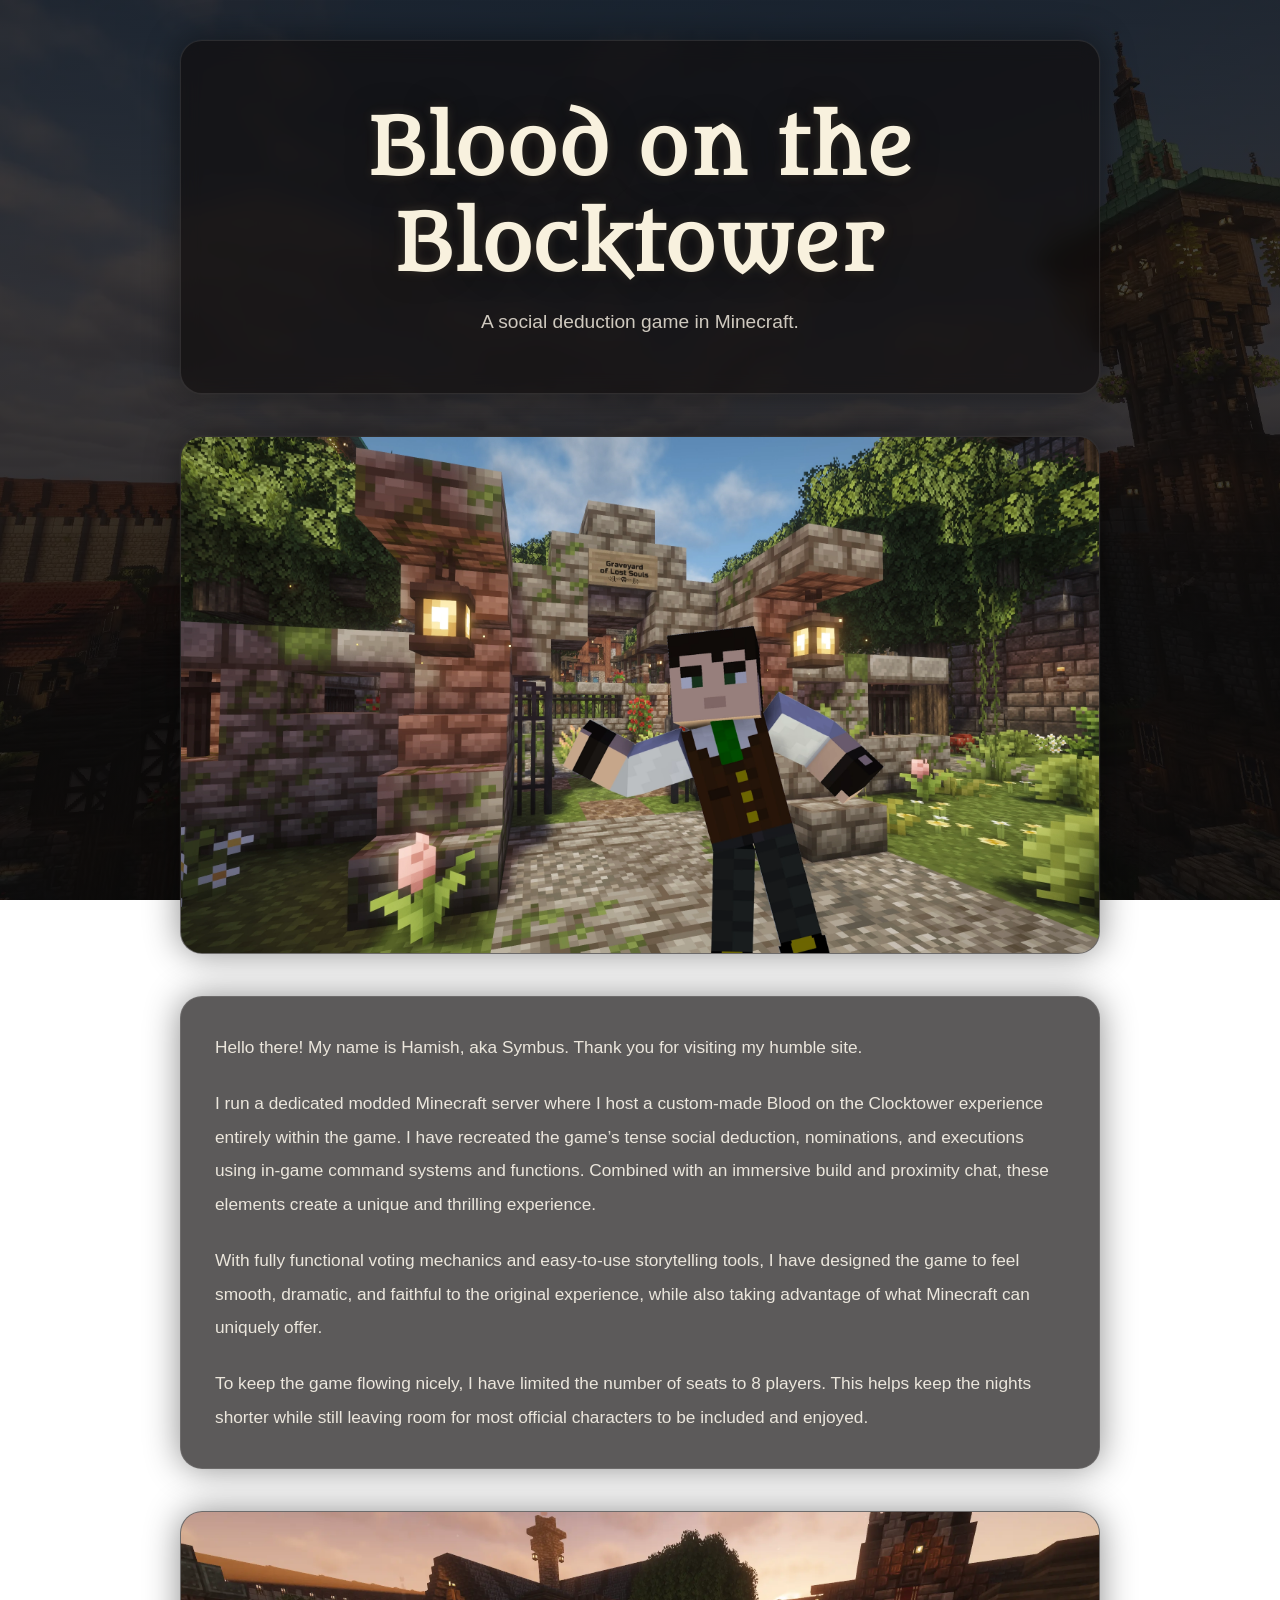
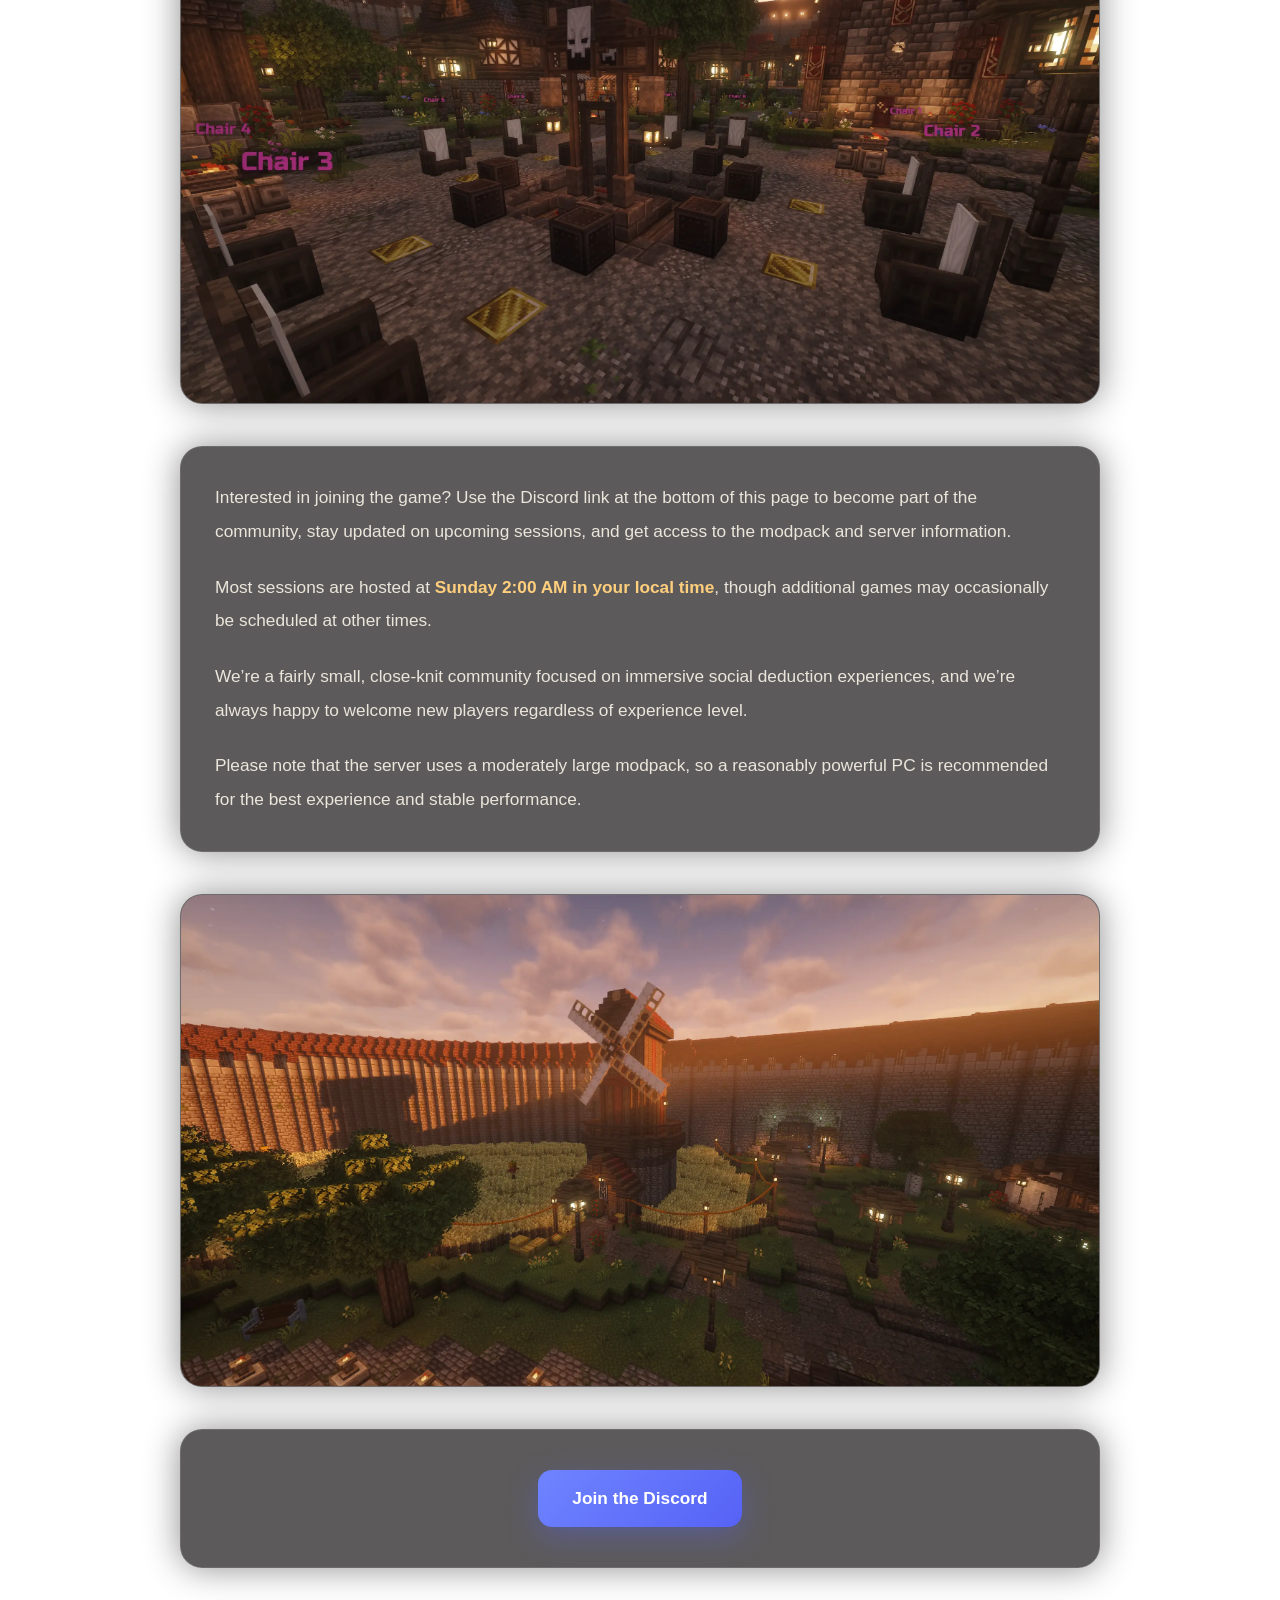
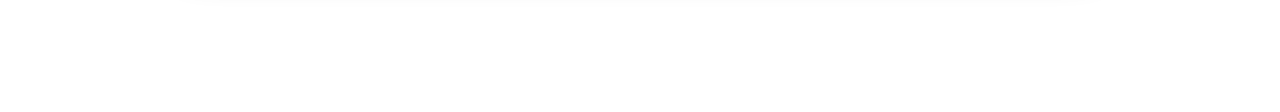
<file: index.html>
<!DOCTYPE html>
<html lang="en">
<head>
<meta charset="UTF-8" />
<meta name="viewport" content="width=device-width, initial-scale=1.0" />

<title>Blood on the Blocktower</title>

<link rel="icon" href="/favicon.ico" type="image/x-icon">

<!-- Fonts -->
<link rel="preconnect" href="https://fonts.googleapis.com">
<link rel="preconnect" href="https://fonts.gstatic.com" crossorigin>

<link href="https://fonts.googleapis.com/css2?family=Metamorphous&display=swap" rel="stylesheet">

<style>

*{
    margin:0;
    padding:0;
    box-sizing:border-box;
}

html{
    scroll-behavior:smooth;
}

body{
    min-height:100vh;

    font-family:"Segoe UI", sans-serif;
    color:#f4f1ea;

    overflow-x:hidden;

    background:
        linear-gradient(rgba(8,8,8,0.72), rgba(8,8,8,0.84)),
        url('background.webp');

    background-size:cover;
    background-position:center;
    background-attachment:fixed;
}

/* Page */

.page{
    width:min(92%, 920px);
    margin:auto;
    padding:40px 0 80px;
}

/* Panels */

.panel{
    background:rgba(15,13,12,0.68);

    border:1px solid rgba(255,255,255,0.10);

    backdrop-filter:blur(10px);

    border-radius:22px;

    box-shadow:
        0 0 35px rgba(0,0,0,0.45),
        0 0 2px rgba(255,255,255,0.08);

    overflow:hidden;

    margin-bottom:42px;
}

/* Hero */

.hero{
    text-align:center;
    padding:60px 34px;
}

.hero h1{
    font-family:"Metamorphous", serif;

    font-size:clamp(2.8rem, 6vw, 4.8rem);

    color:#f8f1de;

    letter-spacing:1px;

    text-shadow:
        0 0 12px rgba(255,220,150,0.14),
        0 0 30px rgba(0,0,0,0.4);

    margin-bottom:18px;
}

.subtitle{
    font-size:1.2rem;
    color:#d9d3c8;
    opacity:0.95;
}

/* Images */

.image-card img{
    width:100%;
    display:block;

    transition:
        transform 1s ease,
        filter 0.6s ease;
}

.image-card:hover img{
    transform:scale(1.03);
    filter:brightness(1.03);
}

/* Text */

.text-box{
    padding:34px;

    line-height:1.95;

    font-size:1.08rem;

    color:#ebe6dc;
}

.text-box p{
    margin-bottom:22px;
}

.text-box p:last-child{
    margin-bottom:0;
}

/* Time */

.time-highlight{
    color:#ffcf7d;
    font-weight:700;
}

/* Discord */

.discord-wrap{
    text-align:center;
    padding:40px 20px;
}

.discord-btn{
    display:inline-block;

    padding:18px 34px;

    background:
        linear-gradient(135deg, #6f84ff, #5662f6);

    color:white;
    text-decoration:none;

    border-radius:14px;

    font-size:1.08rem;
    font-weight:600;

    transition:
        transform 0.25s ease,
        box-shadow 0.25s ease,
        filter 0.25s ease;

    box-shadow:
        0 10px 30px rgba(86,98,246,0.35);
}

.discord-btn:hover{
    transform:translateY(-3px);

    filter:brightness(1.05);

    box-shadow:
        0 14px 40px rgba(86,98,246,0.45);
}

/* Footer */

footer{
    text-align:center;

    color:rgba(255,255,255,0.55);

    font-size:0.92rem;

    padding-top:6px;
}

/* Fade In */

.fade-in{
    opacity:0;

    transform:translateY(50px);

    transition:
        opacity 1.2s ease,
        transform 1.2s cubic-bezier(.22,1,.36,1);
}

.fade-in.visible{
    opacity:1;
    transform:translateY(0);
}

/* Mobile */

@media (max-width:700px){

    .hero{
        padding:44px 24px;
    }

    .hero h1{
        font-size:clamp(2.2rem, 10vw, 4rem);
    }

    .text-box{
        padding:26px;
        font-size:1rem;
        line-height:1.85;
    }

    .discord-btn{
        width:100%;
        max-width:320px;
    }

}

</style>

<!-- Google Analytics -->
<script async src="https://www.googletagmanager.com/gtag/js?id=G-78J0HD7XGB"></script>

<script>
    window.dataLayer = window.dataLayer || [];

    function gtag(){
        dataLayer.push(arguments);
    }

    gtag('js', new Date());

    gtag('config', 'G-78J0HD7XGB');
</script>

</head>

<body>

<div class="page">

    <!-- HERO -->

    <section class="panel hero fade-in">

        <h1>Blood on the Blocktower</h1>

        <p class="subtitle">
            A social deduction game in Minecraft.
        </p>

    </section>

    <!-- HERO IMAGE -->

    <section class="panel image-card fade-in">

        <img
            src="symbus.webp"
            alt="Minecraft Character at Graveyard Entrance"
            loading="lazy"
        >

    </section>

    <!-- ABOUT -->

    <section class="panel text-box fade-in">

        <p>
            Hello there! My name is Hamish, aka Symbus. Thank you for visiting my humble site.
        </p>

        <p>
            I run a dedicated modded Minecraft server where I host a custom-made Blood on the Clocktower experience entirely within the game. I have recreated the game’s tense social deduction, nominations, and executions using in-game command systems and functions. Combined with an immersive build and proximity chat, these elements create a unique and thrilling experience.
        </p>

        <p>
            With fully functional voting mechanics and easy-to-use storytelling tools, I have designed the game to feel smooth, dramatic, and faithful to the original experience, while also taking advantage of what Minecraft can uniquely offer.
        </p>

        <p>
            To keep the game flowing nicely, I have limited the number of seats to 8 players. This helps keep the nights shorter while still leaving room for most official characters to be included and enjoyed.
        </p>

    </section>

    <!-- SECOND IMAGE -->

    <section class="panel image-card fade-in">

        <img
            src="screenshot2.webp"
            alt="Minecraft Town Square"
            loading="lazy"
        >

    </section>

    <!-- JOIN -->

    <section class="panel text-box fade-in">

        <p>
            Interested in joining the game? Use the Discord link at the bottom of this page to become part of the community, stay updated on upcoming sessions, and get access to the modpack and server information.
        </p>

        <p>
            Most sessions are hosted at
            <span class="time-highlight" id="localTime">
                Sunday 1:00 PM Sydney Time
            </span>,
            though additional games may occasionally be scheduled at other times.
        </p>

        <p>
            We’re a fairly small, close-knit community focused on immersive social deduction experiences, and we’re always happy to welcome new players regardless of experience level.
        </p>

        <p>
            Please note that the server uses a moderately large modpack, so a reasonably powerful PC is recommended for the best experience and stable performance.
        </p>

    </section>

    <!-- MOVED SCREENSHOT -->

    <section class="panel image-card fade-in">

        <img
            src="screenshot1.webp"
            alt="Minecraft Blood on the Clocktower Build"
            loading="lazy"
        >

    </section>

    <!-- DISCORD -->

    <section class="panel discord-wrap fade-in">

        <a
            class="discord-btn"
            href="https://discord.com/invite/kV5tu9r"
            target="_blank"
            rel="noopener noreferrer"
        >
            Join the Discord
        </a>

    </section>

    <!-- FOOTER -->

    <footer>
        © 2025 Blood on the Blocktower
    </footer>

</div>

<script>

/* Fade In Observer */

const observer = new IntersectionObserver((entries) => {

    entries.forEach(entry => {

        if(entry.isIntersecting){
            entry.target.classList.add("visible");
        }

    });

}, {
    threshold:0.15
});

document.querySelectorAll(".fade-in").forEach((el) => {
    observer.observe(el);
});


/* -------------------------------------------------------
   Convert Sunday 1:00 PM Australia/Sydney
   to the visitor's local timezone
------------------------------------------------------- */


/*
    Get the UTC offset for a particular timezone
    at a particular moment.

    This allows daylight saving time to be handled
    automatically.
*/

function getTimeZoneOffset(date, timeZone) {

    const formatter = new Intl.DateTimeFormat("en-US", {
        timeZone: timeZone,
        year: "numeric",
        month: "2-digit",
        day: "2-digit",
        hour: "2-digit",
        minute: "2-digit",
        second: "2-digit",
        hourCycle: "h23"
    });

    const parts = formatter.formatToParts(date);

    const values = {};

    parts.forEach(part => {

        if(part.type !== "literal"){
            values[part.type] = part.value;
        }

    });

    const asUTC = Date.UTC(
        Number(values.year),
        Number(values.month) - 1,
        Number(values.day),
        Number(values.hour),
        Number(values.minute),
        Number(values.second)
    );

    return asUTC - date.getTime();
}


/*
    Create a Date representing an exact clock time
    in Australia/Sydney.
*/

function makeSydneyDate(year, month, day, hour, minute = 0) {

    const guessedUTC = new Date(
        Date.UTC(
            year,
            month - 1,
            day,
            hour,
            minute,
            0
        )
    );

    let offset = getTimeZoneOffset(
        guessedUTC,
        "Australia/Sydney"
    );

    let result = new Date(
        guessedUTC.getTime() - offset
    );

    /*
        Check the offset again at the actual resulting
        moment in case daylight saving changes nearby.
    */

    const correctedOffset = getTimeZoneOffset(
        result,
        "Australia/Sydney"
    );

    if(correctedOffset !== offset){

        result = new Date(
            guessedUTC.getTime() - correctedOffset
        );

    }

    return result;
}


/*
    Find the next Sunday at 1 PM Sydney time,
    then display that moment in the visitor's timezone.
*/

function updateLocalTime() {

    const now = new Date();

    /*
        Read the current date/time as Sydney sees it.
    */

    const sydneyFormatter = new Intl.DateTimeFormat("en-US", {
        timeZone: "Australia/Sydney",
        year: "numeric",
        month: "numeric",
        day: "numeric",
        weekday: "short",
        hour: "numeric",
        minute: "numeric",
        hourCycle: "h23"
    });

    const parts = {};

    sydneyFormatter.formatToParts(now).forEach(part => {

        if(part.type !== "literal"){
            parts[part.type] = part.value;
        }

    });

    const dayNumbers = {
        Sun: 0,
        Mon: 1,
        Tue: 2,
        Wed: 3,
        Thu: 4,
        Fri: 5,
        Sat: 6
    };

    const currentDay = dayNumbers[parts.weekday];

    let daysUntilSunday =
        (7 - currentDay) % 7;

    /*
        If it is already Sunday in Sydney
        and the 1 PM session has passed,
        show the following Sunday instead.
    */

    if(
        daysUntilSunday === 0 &&
        (
            Number(parts.hour) > 13 ||
            (
                Number(parts.hour) === 13 &&
                Number(parts.minute) >= 0
            )
        )
    ){
        daysUntilSunday = 7;
    }

    /*
        Work out the calendar date of that Sunday.
        UTC is only being used here for safe
        calendar arithmetic.
    */

    const sundayDate = new Date(
        Date.UTC(
            Number(parts.year),
            Number(parts.month) - 1,
            Number(parts.day) + daysUntilSunday
        )
    );

    /*
        Turn Sunday 1:00 PM Sydney time into
        an actual universal moment.
    */

    const target = makeSydneyDate(
        sundayDate.getUTCFullYear(),
        sundayDate.getUTCMonth() + 1,
        sundayDate.getUTCDate(),
        13,
        0
    );

    /*
        The browser automatically uses the
        visitor's own timezone here.
    */

    const formatted = target.toLocaleString(undefined, {
        weekday: "long",
        hour: "numeric",
        minute: "2-digit",
        hour12: true
    });

    const localTimeElement =
        document.getElementById("localTime");

    if(localTimeElement){

        localTimeElement.textContent =
            formatted + " in your local time";

    }

}

updateLocalTime();

</script>

</body>
</html>
</file>
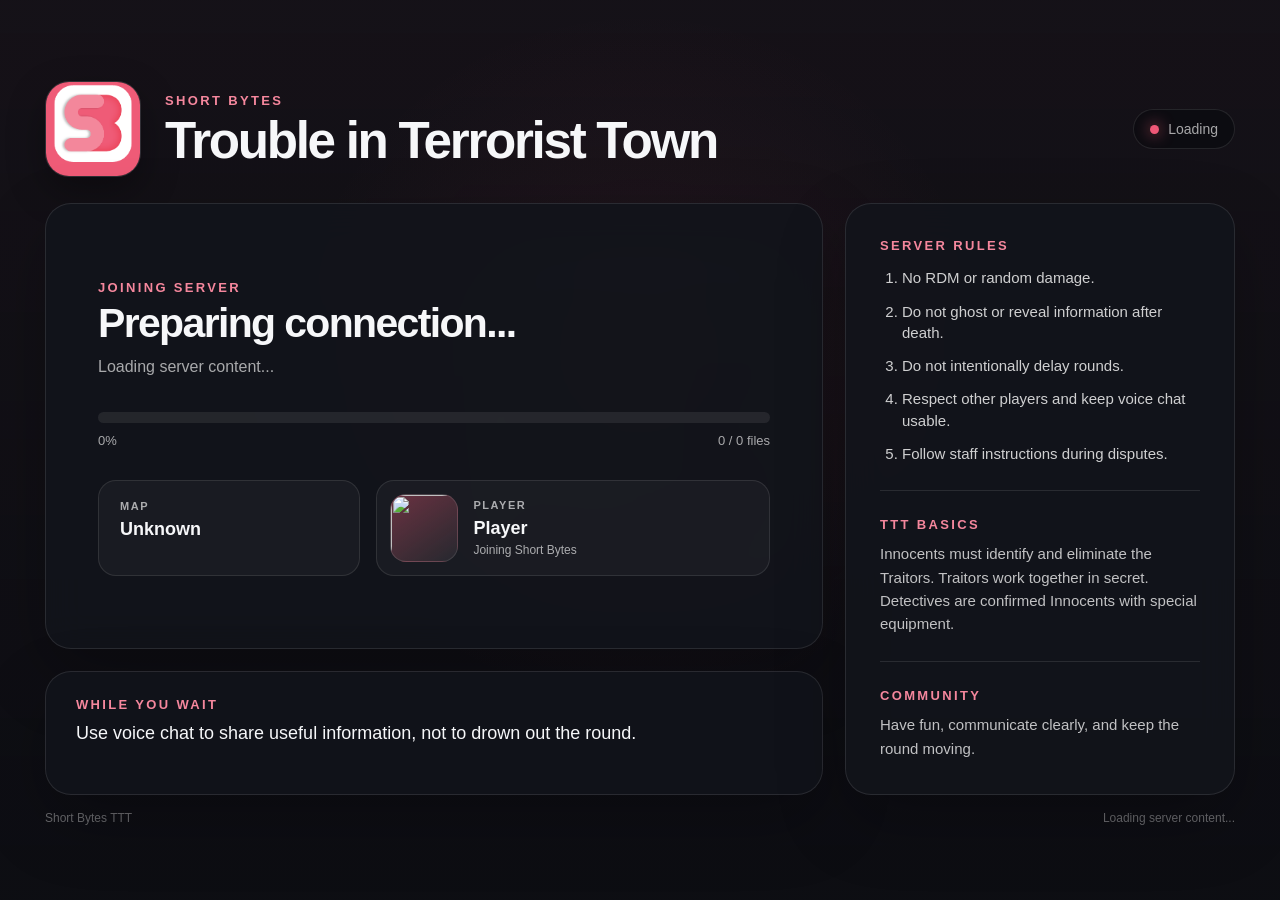
<file: loading/index.html>
<!DOCTYPE html>
<html lang="en">
<head>
  <meta charset="UTF-8" />
  <meta name="viewport" content="width=device-width, initial-scale=1.0" />
  <title>Short Bytes TTT</title>
  <link rel="stylesheet" href="style.css" />
</head>

<body>
  <div class="bg-art"></div>
  <div class="bg-shade"></div>

  <main class="page">
    <header class="brand">
      <div class="logo-crop" aria-hidden="true">
        <img src="assets/shortbytes-background.png" alt="" />
      </div>

      <div class="brand-copy">
        <p class="eyebrow">SHORT BYTES</p>
        <h1>Trouble in Terrorist Town</h1>
      </div>

      <div class="status-pill">
        <span class="status-dot"></span>
        <span id="serverStatus">Loading</span>
      </div>
    </header>

    <section class="main-grid">
      <div class="left-stack">

        <section class="card join-card">
          <p class="section-label">JOINING SERVER</p>

          <h2 id="statusText">
            Preparing connection...
          </h2>

          <p id="downloadText" class="muted">
            Loading server content...
          </p>

          <div class="progress-area">
            <div class="progress-track">
              <div id="progressBar" class="progress-bar"></div>
            </div>

            <div class="progress-meta">
              <span id="progressLabel">0%</span>
              <span id="fileCounter">0 / 0 files</span>
            </div>
          </div>

          <div class="info-grid">

            <div class="info-box">
              <span class="info-label">MAP</span>
              <strong id="mapName">Unknown</strong>
            </div>

            <div class="player-box">
              <img
                id="playerAvatar"
                class="avatar"
                alt="Steam avatar"
              />

              <div class="player-copy">
                <span class="info-label">PLAYER</span>

                <strong id="playerName">
                  Joining...
                </strong>

                <span
                  id="playerSubtext"
                  class="player-subtext"
                >
                  Looking up Steam profile...
                </span>
              </div>
            </div>

          </div>
        </section>


        <section class="card tip-card">
          <p class="section-label">
            WHILE YOU WAIT
          </p>

          <p
            id="tipText"
            class="tip-text"
          ></p>
        </section>

      </div>


      <aside class="card rules-card">

        <div>
          <p class="section-label">
            SERVER RULES
          </p>

          <ol class="rules">
            <li>No RDM or random damage.</li>
            <li>Do not ghost or reveal information after death.</li>
            <li>Do not intentionally delay rounds.</li>
            <li>Respect other players and keep voice chat usable.</li>
            <li>Follow staff instructions during disputes.</li>
          </ol>
        </div>


        <div class="divider"></div>


        <div>
          <p class="section-label">
            TTT BASICS
          </p>

          <p class="small-copy">
            Innocents must identify and eliminate the Traitors.
            Traitors work together in secret.
            Detectives are confirmed Innocents with special equipment.
          </p>
        </div>


        <div class="divider"></div>


        <div>
          <p class="section-label">
            COMMUNITY
          </p>

          <p class="small-copy">
            Have fun, communicate clearly, and keep the round moving.
          </p>
        </div>

      </aside>
    </section>


    <footer>
      <span>
        Short Bytes TTT
      </span>

      <span id="footerStatus">
        Loading server content...
      </span>
    </footer>

  </main>


  <!-- ======================================================
       Loading Screen Music
       ====================================================== -->

  <audio
    id="loadingMusic"
    autoplay
    loop
    preload="auto"
  >
    <source
      src="Short%20Bytes%20Theme.mp3"
      type="audio/mpeg"
    />
  </audio>


  <!-- ======================================================
       Main Loading Screen Script
       ====================================================== -->

  <script src="script.js"></script>


  <!-- ======================================================
       Music Setup
       ====================================================== -->

  <script>
    (function () {
      const music = document.getElementById("loadingMusic");

      if (!music) {
        return;
      }

      // Loading screen music volume: 20%
      music.volume = 0.20;

      // Attempt to begin playback.
      const playAttempt = music.play();

      if (playAttempt !== undefined) {
        playAttempt.catch(function (error) {
          console.log(
            "Short Bytes loading music autoplay was blocked:",
            error
          );
        });
      }
    })();
  </script>

</body>
</html>
</file>
<file: loading/style.css>
* {
  box-sizing: border-box;
}

:root {
  --bg: #101218;
  --panel: rgba(18, 20, 27, 0.90);
  --panel-soft: rgba(18, 20, 27, 0.82);
  --line: rgba(255, 255, 255, 0.10);
  --text: #f6f7f9;
  --muted: rgba(255, 255, 255, 0.64);
  --accent: #ef5877;
  --accent-soft: #f5879d;
}

html,
body {
  margin: 0;
  width: 100%;
  height: 100%;
  overflow: hidden;
  background: var(--bg);
  color: var(--text);
  font-family: "Segoe UI", Arial, Helvetica, sans-serif;
}

body {
  position: relative;
}

.bg-art {
  position: fixed;
  inset: 0;
  background: url("assets/shortbytes-background.png") center / cover no-repeat;
  opacity: 0.10;
  filter: saturate(0.9);
  transform: scale(1.02);
}

.bg-shade {
  position: fixed;
  inset: 0;
  background:
    radial-gradient(circle at 50% 40%, rgba(239, 88, 119, 0.07), transparent 42%),
    linear-gradient(180deg, rgba(11, 13, 18, 0.62), rgba(11, 13, 18, 0.93));
}

.page {
  position: relative;
  z-index: 1;
  width: min(1500px, calc(100vw - 90px));
  margin: 0 auto;
  height: 100vh;
  padding: 34px 0 26px;
  display: flex;
  flex-direction: column;
  justify-content: center;
}

.brand {
  display: grid;
  grid-template-columns: 96px minmax(0, 1fr) auto;
  align-items: center;
  gap: 24px;
  margin-bottom: 26px;
  min-width: 0;
}

.logo-crop {
  width: 96px;
  height: 96px;
  overflow: hidden;
  border-radius: 24px;
  border: 1px solid rgba(255,255,255,0.13);
  box-shadow: 0 14px 38px rgba(0,0,0,0.30);
}

.logo-crop img {
  width: 100%;
  height: 100%;
  object-fit: cover;
  object-position: center;
  transform: scale(2.15);
}

.brand-copy {
  min-width: 0;
}

.eyebrow,
.section-label {
  margin: 0 0 8px;
  color: var(--accent-soft);
  font-weight: 800;
  letter-spacing: 0.18em;
  font-size: 13px;
}

h1 {
  margin: 0;
  font-size: clamp(46px, 4vw, 70px);
  line-height: 0.98;
  letter-spacing: -0.045em;
  white-space: nowrap;
}

.status-pill {
  display: flex;
  align-items: center;
  gap: 9px;
  padding: 11px 16px;
  border: 1px solid var(--line);
  border-radius: 999px;
  background: rgba(10,12,16,0.72);
  color: var(--muted);
  font-size: 14px;
}

.status-dot {
  width: 9px;
  height: 9px;
  border-radius: 50%;
  background: var(--accent);
  box-shadow: 0 0 15px rgba(239,88,119,0.9);
  animation: pulse 1.6s ease-in-out infinite;
}

@keyframes pulse {
  0%, 100% { opacity: .55; transform: scale(.92); }
  50% { opacity: 1; transform: scale(1.08); }
}

.main-grid {
  display: grid;
  grid-template-columns: minmax(0, 1.72fr) minmax(390px, 0.78fr);
  gap: 22px;
  align-items: stretch;
  min-width: 0;
}

.left-stack {
  display: grid;
  grid-template-rows: auto auto;
  gap: 22px;
  min-width: 0;
}

.card {
  border: 1px solid var(--line);
  background: var(--panel);
  backdrop-filter: blur(18px);
  border-radius: 26px;
  box-shadow: 0 26px 70px rgba(0,0,0,0.24);
  min-width: 0;
}

.join-card {
  min-height: 430px;
  padding: 46px 52px 42px;
  display: flex;
  flex-direction: column;
  justify-content: center;
}

.join-card h2 {
  margin: 0 0 8px;
  font-size: clamp(38px, 3.2vw, 56px);
  letter-spacing: -0.04em;
  line-height: 1.02;
  height: 1.08em;
  max-height: 1.08em;
  overflow: hidden;
  white-space: nowrap;
  text-overflow: ellipsis;
}

.muted {
  margin: 0;
  color: var(--muted);
  font-size: 16px;
  height: 22px;
  line-height: 22px;
  overflow: hidden;
  white-space: nowrap;
  text-overflow: ellipsis;
}

.progress-area {
  margin-top: 34px;
}

.progress-track {
  height: 11px;
  border-radius: 999px;
  background: rgba(255,255,255,0.08);
  overflow: hidden;
}

.progress-bar {
  width: 0%;
  height: 100%;
  border-radius: inherit;
  background: linear-gradient(90deg, var(--accent), var(--accent-soft));
  box-shadow: 0 0 22px rgba(239,88,119,0.46);
  transition: width 0.22s linear;
}

.progress-meta {
  display: flex;
  justify-content: space-between;
  margin-top: 10px;
  color: var(--muted);
  font-size: 13px;
}

.info-grid {
  display: grid;
  grid-template-columns: 0.9fr 1.35fr;
  gap: 16px;
  margin-top: 32px;
  min-width: 0;
}

.info-box,
.player-box {
  height: 96px;
  border: 1px solid var(--line);
  border-radius: 18px;
  background: rgba(255,255,255,0.035);
  min-width: 0;
}

.info-box {
  padding: 19px 21px;
}

.info-label {
  display: block;
  color: var(--muted);
  font-size: 11px;
  font-weight: 800;
  letter-spacing: 0.14em;
  margin-bottom: 7px;
}

.info-box strong {
  font-size: 18px;
}

.player-box {
  display: flex;
  align-items: center;
  padding: 13px;
  gap: 15px;
}

.avatar {
  width: 68px;
  height: 68px;
  flex: 0 0 68px;
  border-radius: 16px;
  object-fit: cover;
  background: linear-gradient(145deg, rgba(239,88,119,.38), rgba(255,255,255,.06));
  border: 1px solid rgba(255,255,255,0.11);
}

.player-copy {
  min-width: 0;
}

.player-copy strong,
.player-subtext {
  display: block;
  white-space: nowrap;
  overflow: hidden;
  text-overflow: ellipsis;
}

.player-copy strong {
  font-size: 18px;
}

.player-subtext {
  margin-top: 4px;
  color: var(--muted);
  font-size: 12px;
}

.tip-card {
  padding: 25px 30px;
  background: var(--panel-soft);
  min-height: 108px;
}

.tip-text {
  margin: 0;
  font-size: 18px;
  line-height: 1.45;
}

.rules-card {
  min-height: 560px;
  padding: 34px 34px;
}

.rules {
  margin: 14px 0 0;
  padding-left: 22px;
  color: rgba(255,255,255,0.80);
  font-size: 15px;
}

.rules li {
  margin-bottom: 12px;
  line-height: 1.42;
}

.small-copy {
  margin: 10px 0 0;
  color: rgba(255,255,255,0.74);
  font-size: 15px;
  line-height: 1.55;
}

.divider {
  height: 1px;
  background: var(--line);
  margin: 26px 0;
}

footer {
  display: flex;
  justify-content: space-between;
  gap: 18px;
  margin-top: 16px;
  color: rgba(255,255,255,0.38);
  font-size: 12px;
  min-height: 16px;
}

@media (max-width: 1250px) {
  .page {
    width: min(1180px, calc(100vw - 48px));
  }

  .brand {
    grid-template-columns: 78px minmax(0, 1fr) auto;
  }

  .logo-crop {
    width: 78px;
    height: 78px;
    border-radius: 20px;
  }

  h1 {
    font-size: clamp(38px, 4vw, 54px);
  }

  .join-card {
    min-height: 390px;
    padding: 38px 42px 34px;
  }

  .rules-card {
    min-height: 516px;
  }
}

@media (max-width: 950px) {
  .page {
    width: min(100% - 26px, 850px);
    padding-top: 20px;
    justify-content: flex-start;
  }

  .brand {
    grid-template-columns: 62px minmax(0, 1fr);
  }

  .logo-crop {
    width: 62px;
    height: 62px;
    border-radius: 16px;
  }

  .status-pill,
  .rules-card {
    display: none;
  }

  .main-grid {
    grid-template-columns: 1fr;
  }

  h1 {
    white-space: normal;
  }
}


/* ============================================================
   Finishing / indeterminate loading state
   ============================================================ */

.progress-track.indeterminate .progress-bar {
  width: 34% !important;
  transition: none;
  animation: shortbytes-indeterminate 1.15s ease-in-out infinite;
}

@keyframes shortbytes-indeterminate {
  0%   { transform: translateX(-115%); }
  50%  { transform: translateX(95%); }
  100% { transform: translateX(295%); }
}

.progress-meta.finishing {
  justify-content: flex-start;
}

.progress-meta.finishing #fileCounter {
  display: none;
}
</file>
